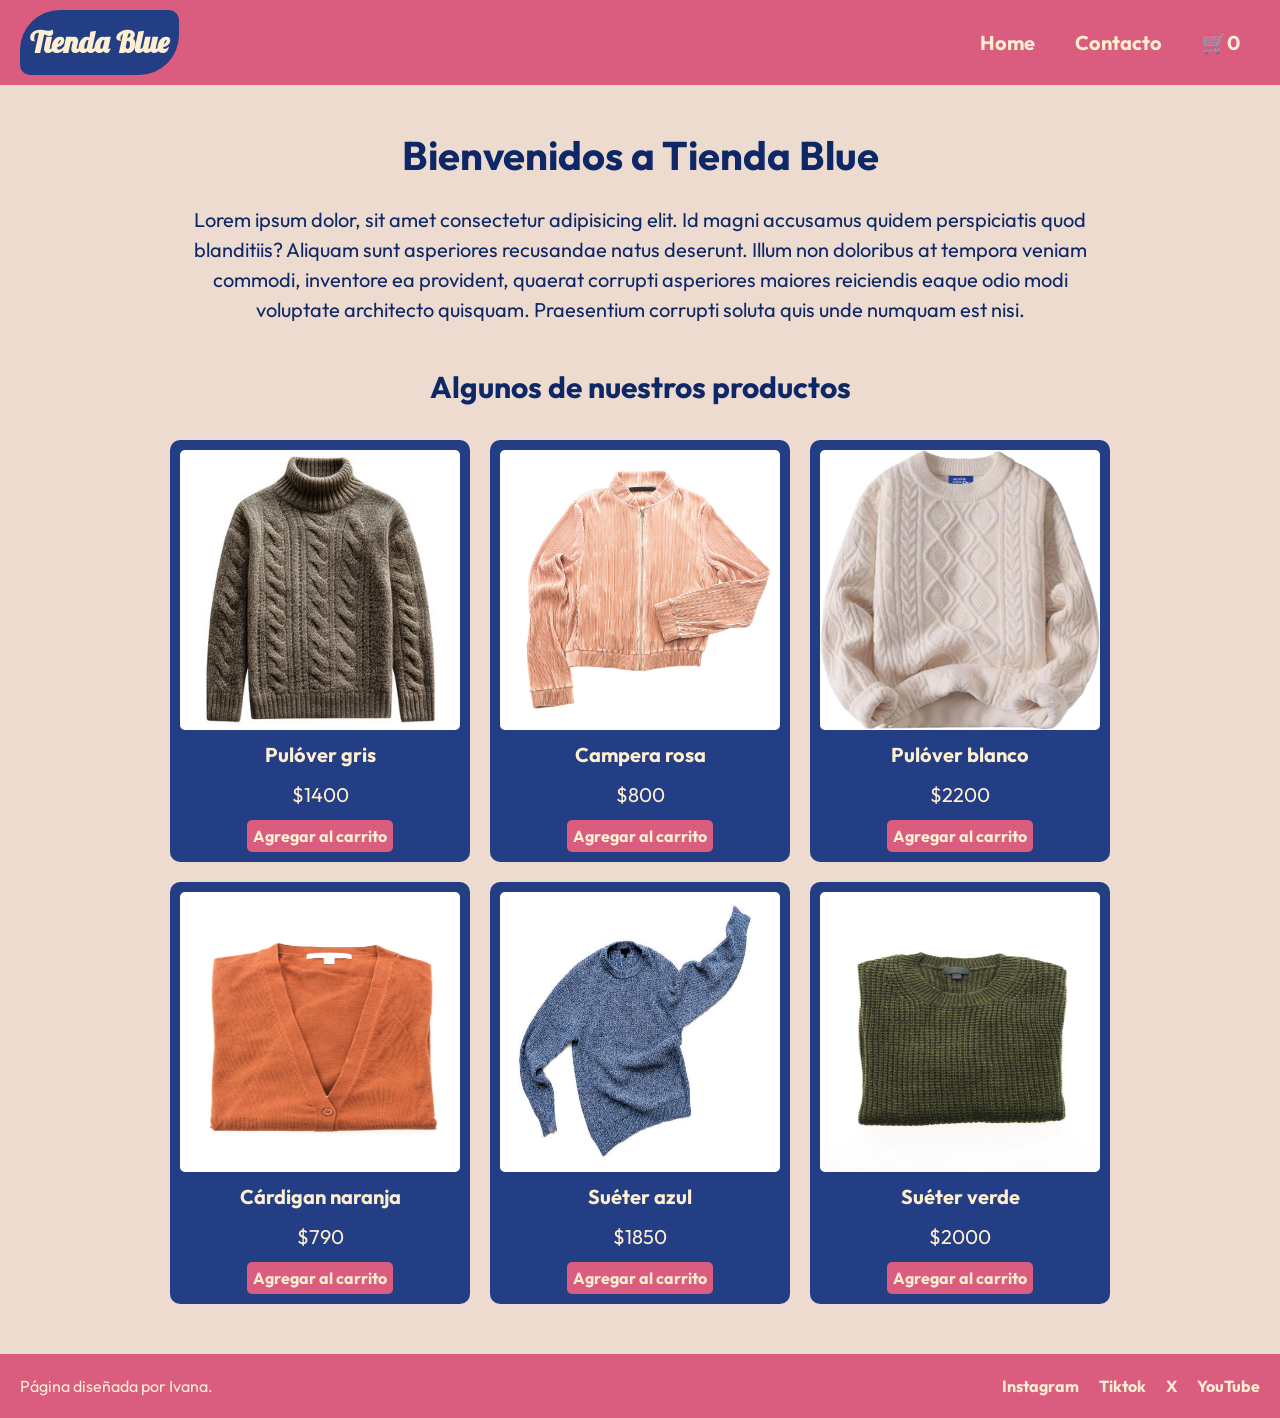
<file: index.html>
<!DOCTYPE html>
<html lang="en">
    <head>
        <meta charset="UTF-8">
        <meta name="viewport" content="width=device-width, initial-scale=1.0">
        <link rel="stylesheet" href="./css/style.css">
        <link href="https://fonts.googleapis.com/css2?family=Lobster&family=Outfit:wght@100..900&display=swap" rel="stylesheet">
        <title>Home - Tienda Blue</title>
    </head>
    <body>
        <header>
            <p class="header-logo">
                <a href="./index.html">Tienda Blue</a>
            </p>
            <nav class="header-nav">
                <ul>
                    <li><a href="./index.html">Home</a></li>
                    <li><a href="./pages/contacto.html">Contacto</a></li>
                    <li><a href="./pages/carrito.html">🛒<span id="contador-carrito">0</span></a></li>
                </ul>
            </nav>
        </header>
        <main>
            <h1 class="titulo-home">Bienvenidos a Tienda Blue</h1>
            <p class="parrafo-home">
                Lorem ipsum dolor, sit amet consectetur adipisicing elit. 
                Id magni accusamus quidem perspiciatis quod blanditiis? 
                Aliquam sunt asperiores recusandae natus deserunt. 
                Illum non doloribus at tempora veniam commodi, inventore ea provident, 
                quaerat corrupti asperiores maiores reiciendis eaque odio modi voluptate architecto quisquam. 
                Praesentium corrupti soluta quis unde numquam est nisi.
            </p>
            <section class="productos-home">
                <h2>Algunos de nuestros productos</h2>
                <div id="contenedor-tarjetas" class="contenedor-tarjetas"></div>
            </section>
        </main>
        <footer>
            <p>Página diseñada por Ivana.</p>
            <nav class="footer-nav">
                <ul>
                    <li><a href="#">Instagram</a></li>
                    <li><a href="#">Tiktok</a></li>
                    <li><a href="#">X</a></li>
                    <li><a href="#">YouTube</a></li>
                </ul>
            </nav>
        </footer>
        <script type="module" src="./js/index.js"></script>
    </body>
</html>
</file>
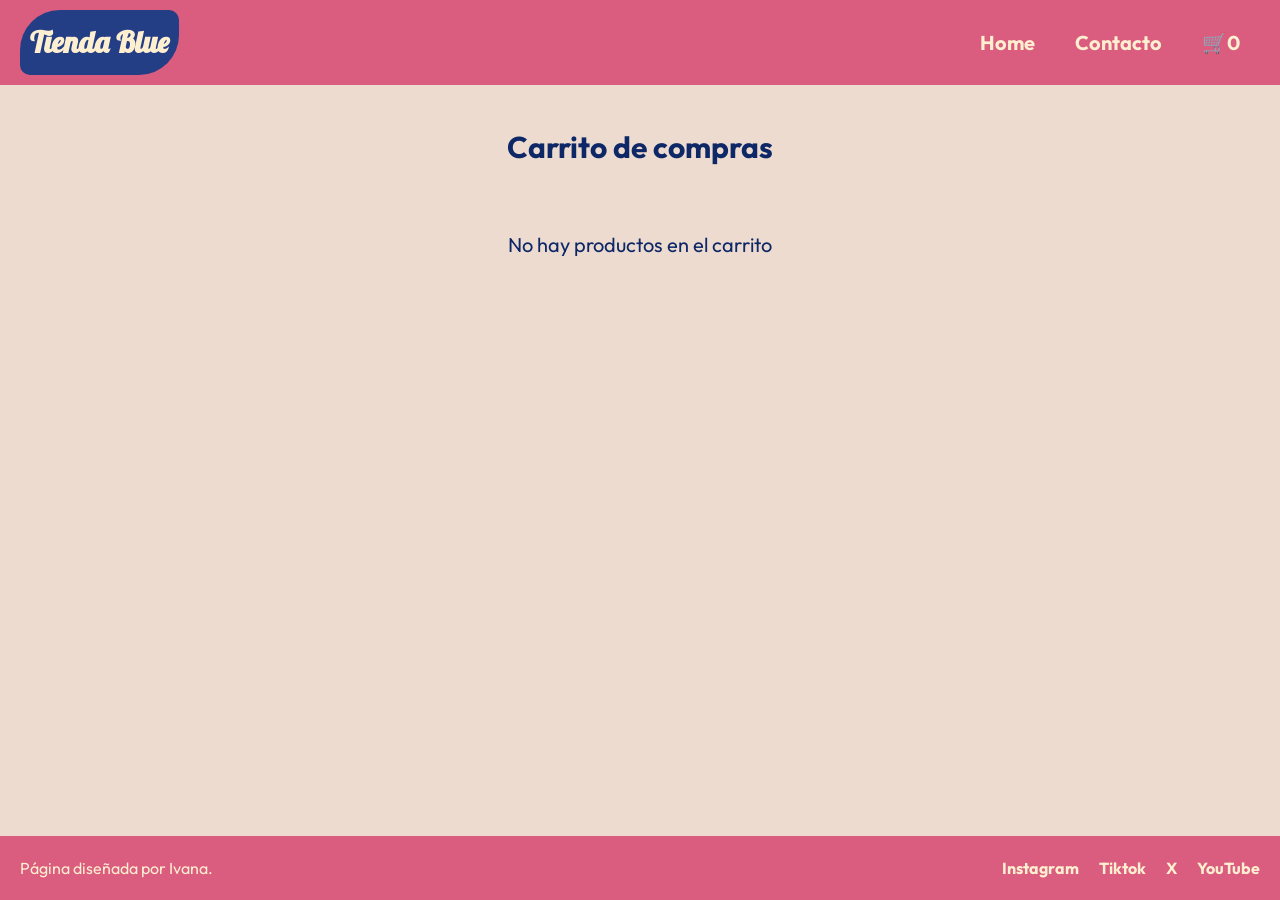
<file: pages/carrito.html>
<!DOCTYPE html>
<html lang="en">
    <head>
        <meta charset="UTF-8">
        <meta name="viewport" content="width=device-width, initial-scale=1.0">
        <link rel="stylesheet" href="../css/style.css">
        <link href="https://fonts.googleapis.com/css2?family=Lobster&family=Outfit:wght@100..900&display=swap" rel="stylesheet">
        <title>Contacto - Tienda Blue</title>
    </head>
    <body>
        <header>
            <p class="header-logo">
                <a href="../index.html">Tienda Blue</a>
            </p>
            <nav class="header-nav">
                <ul>
                    <li><a href="../index.html">Home</a></li>
                    <li><a href="./contacto.html">Contacto</a></li>
                    <li><a href="./carrito.html">🛒<span id="contador-carrito">0</span></a></li>
                </ul>
            </nav>
        </header>
        <main>
            <h1 class="titulo-carrito">Carrito de compras</h1>
            <section id="contenedor-carrito"></section>
            <div id="acciones-carrito" class="acciones-carrito"></div>
        </main>
            <footer>
            <p>Página diseñada por Ivana.</p>
            <nav class="footer-nav">
                <ul>
                    <li><a href="#">Instagram</a></li>
                    <li><a href="#">Tiktok</a></li>
                    <li><a href="#">X</a></li>
                    <li><a href="#">YouTube</a></li>
                </ul>
            </nav>
        </footer>
        <script type="module" src="../js/carrito.js"></script>
    </body>
</html>
</file>
<file: css/style.css>
* {
    margin: 0;
    padding: 0;
    box-sizing: border-box;
}

html {
    font-size: 62.5%;
}

body {
    font-family: Outfit, sans-serif;
    font-size: 1.6rem;
    line-height: 1.5;
    background-color: #eddbcf;
    color: #0D2767;
    display: flex;
    flex-direction: column;
    min-height: 100vh;
}

header, footer {
    background-color: #DA5C7E;
    color: #FFEFD1;
    display: flex;
    justify-content: space-between;
    align-items: center;
}

nav ul {
    list-style: none;
    display: flex;
    justify-content: center;
    gap: 2rem;
}

a {
    text-decoration: none;
    color: #FFEFD1;
}

.header-logo {
    background-color: #233E84;
    padding: 1rem;
    margin-left: 2rem;
    margin-top: 1rem;
    margin-bottom: 1rem;
    font-family: Lobster, sans-serif;
    font-size: 3rem;
    font-weight: bold;
    border-radius: 4rem 1rem;
}

.header-nav {
    padding: 1rem;
    margin-right: 2rem;
}

.header-nav li {
    font-size: 2rem;
    font-weight: bold;
    text-align: center;
}

.header-nav a {
    text-decoration: none;
    color: #FFEFD1;
    display: inline-block;
    padding: 1rem;
}

footer {
    padding: 2rem;
    margin-top: 3rem;
}

.footer-nav li {
    font-weight: bold;
}

/* HOME */

main {
    width: 90%;
    flex: 1;
    margin: 2rem auto;
    display: flex;
    flex-direction: column;
    align-items: center;
}

main .titulo-home {
    font-size: 4rem;
    margin: 2rem 0;
    text-align: center;
}

main .parrafo-home {
    font-size: 2rem;
    text-align: center;
    margin-bottom: 1rem;
    width: 80%;
}

.productos-home {
    width: 100%;
}

.productos-home h2 {
    text-align: center;
    font-size: 3rem;
    padding: 1rem;
    margin: 2rem 3rem;
}

.contenedor-tarjetas {
    display: flex;
    justify-content: center;
    flex-wrap: wrap;
    gap: 2rem;
}

.tarjeta-producto {
    background-color: #233E84;
    color: #FFEFD1;
    padding: 1rem;
    border-radius: 1rem;
    width: 30rem;
    display: flex;
    flex-direction: column;
    align-items: center;
    gap: 1rem;
}

.tarjeta-producto h3 {
    font-size: 2rem;
}

.tarjeta-producto p {
    font-size: 2rem;
}

.tarjeta-producto img {
    width: 28rem;
    height: 28rem;
    border-radius: 0.5rem;
}

.tarjeta-producto button {
    font-family: Outfit, sans-serif;
    background-color: #DA5C7E;
    color: #FFEFD1;
    border: none;
    padding: 0.6rem;
    font-size: 1.6rem;
    font-weight: bold;
    border-radius: 0.5rem;
    cursor: pointer;
}

/* CONTACTO */

.seccion-contacto {
    width: 100%;
    margin: 2rem auto;
}

.titulo-contacto {
    font-size: 3rem;
    text-align: center;
}

.form {
    background-color: #233E84;
    color: #FFEFD1;
    padding: 4rem;
    border-radius: 1rem;
    width: 50rem;
    margin: 2rem auto;
    display: flex;
    flex-direction: column;
    gap: 2rem;
}

.campo-form {
    display: flex;
    flex-direction: column;
    gap: 1rem;
}

.campo-form label {
    font-size: 2rem;
}

.campo-form input, .campo-form textarea {
    padding: 1rem;
    font-size: 1.6rem;
    border-radius: 0.5rem;
    border: none;
}

.campo-form textarea {
    resize: none;
    font-family: Outfit, sans-serif;
    font-size: 1.8rem;
    line-height: 1.5;
}

.form button {
    font-family: Outfit, sans-serif;
    background-color: #DA5C7E;
    color: #FFEFD1;
    border: none;
    padding: 1rem;
    font-size: 2rem;
    font-weight: bold;
    border-radius: 0.5rem;
    cursor: pointer;
}

/* CARRITO */

.titulo-carrito {
    margin: 2rem 0;
    font-size: 3rem;
}

.mensaje-carrito-vacio {
    font-size: 2rem;
    text-align: center;
    margin-top: 4rem;
}

#contenedor-carrito {
    display: flex;
    flex-direction: column;
    align-items: center;
    width: 100%;
    gap: 2rem;
}

#contenedor-carrito .tarjeta-producto {
    flex-direction: row;
    width: 50rem;
    justify-content: space-between;
    gap: 1rem;
}

#contenedor-carrito h3 {
    width: 18rem;
}

#contenedor-carrito .p-precio {
    width: 6rem;
}

#contenedor-carrito img {
    width: 6rem;
    height: 6rem;
}

.btn-vaciar-carrito {
    margin-top: 2rem;
    font-family: Outfit, sans-serif;
    background-color: #DA5C7E;
    color: #FFEFD1;
    border: none;
    padding: 1rem;
    font-size: 2rem;
    font-weight: bold;
    border-radius: 0.5rem;
    cursor: pointer;
}

/* MEDIA QUERIES */

@media (max-width: 768px) {
  header, footer {
    flex-direction: column;
    gap: 1rem;
  }

  .header-logo {
    margin: 2rem 0 0;
  }

  .header-nav {
    margin: 0;
  }

  .form {
    width: 80%;
    min-width: 38rem;
  }
}
</file>
